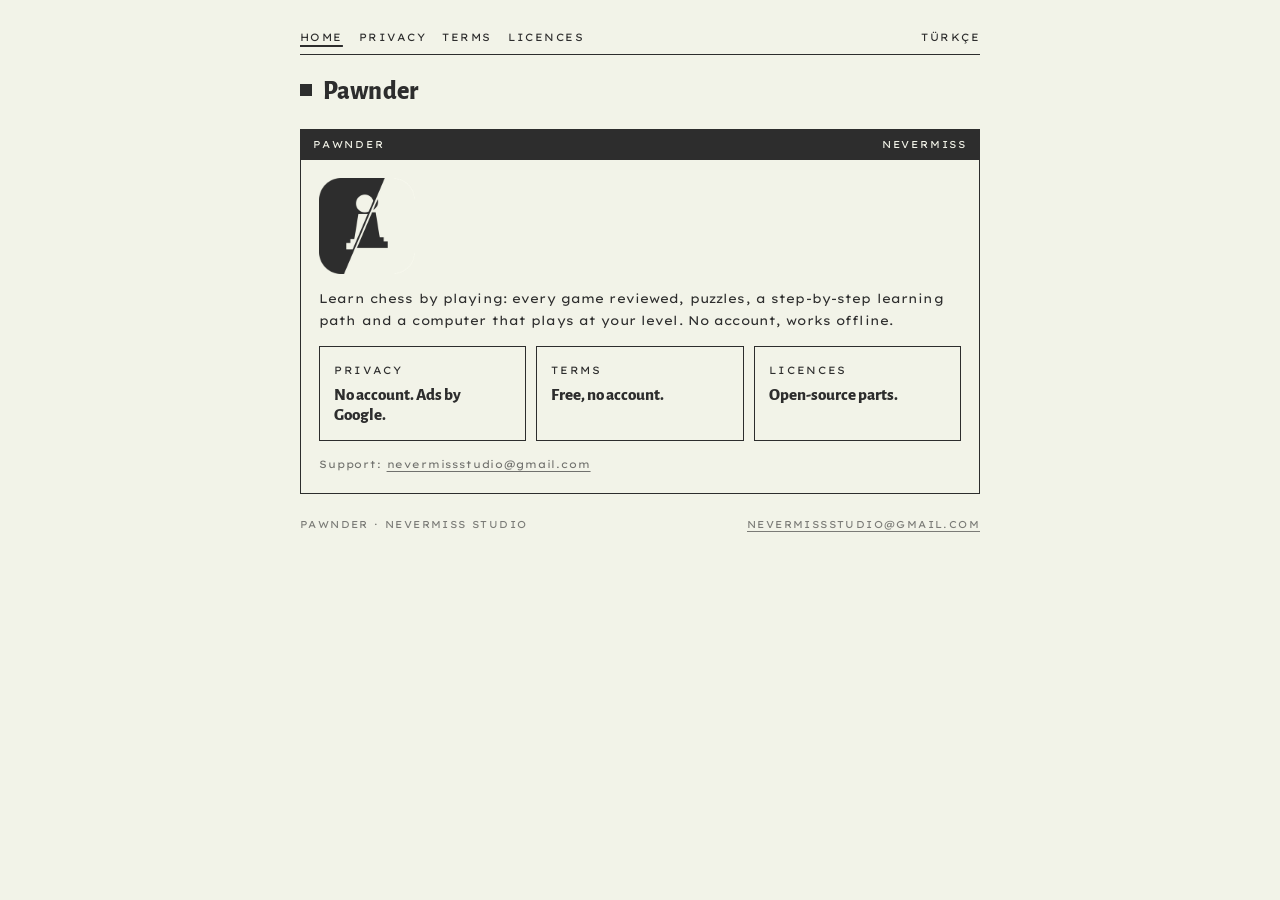
<file: index.html>
<!doctype html>
<html lang="en"><head><meta charset="utf-8"><meta name="viewport" content="width=device-width, initial-scale=1">
<title>Home · Pawnder</title><link rel="icon" href="favicon.png"><link rel="stylesheet" href="style.css"></head>
<body><main>
<nav><a href="index.html" class="cur">Home</a><a href="privacy.html" class="">Privacy</a><a href="terms.html" class="">Terms</a><a href="licenses.html" class="">Licences</a><a class="lang" href="index-tr.html">Türkçe</a></nav>
<div class="say">Pawnder</div>
<div class="win"><div class="bar"><span>Pawnder</span><span>NEVERMISS</span></div><div class="pad"><img class="logo" src="logo.png" alt="Pawnder" width="96" height="96"><p>Learn chess by playing: every game reviewed, puzzles, a step-by-step learning path and a computer that plays at your level. No account, works offline.</p><div class="tiles"><a href="privacy.html">Privacy<span>No account. Ads by Google.</span></a><a href="terms.html">Terms<span>Free, no account.</span></a><a href="licenses.html">Licences<span>Open-source parts.</span></a></div><p class="small">Support: <a href="mailto:nevermissstudio@gmail.com">nevermissstudio@gmail.com</a></p></div></div>
<footer><span>Pawnder · Nevermiss Studio</span><span><a href="mailto:nevermissstudio@gmail.com">nevermissstudio@gmail.com</a></span></footer>
</main></body></html>
</file>
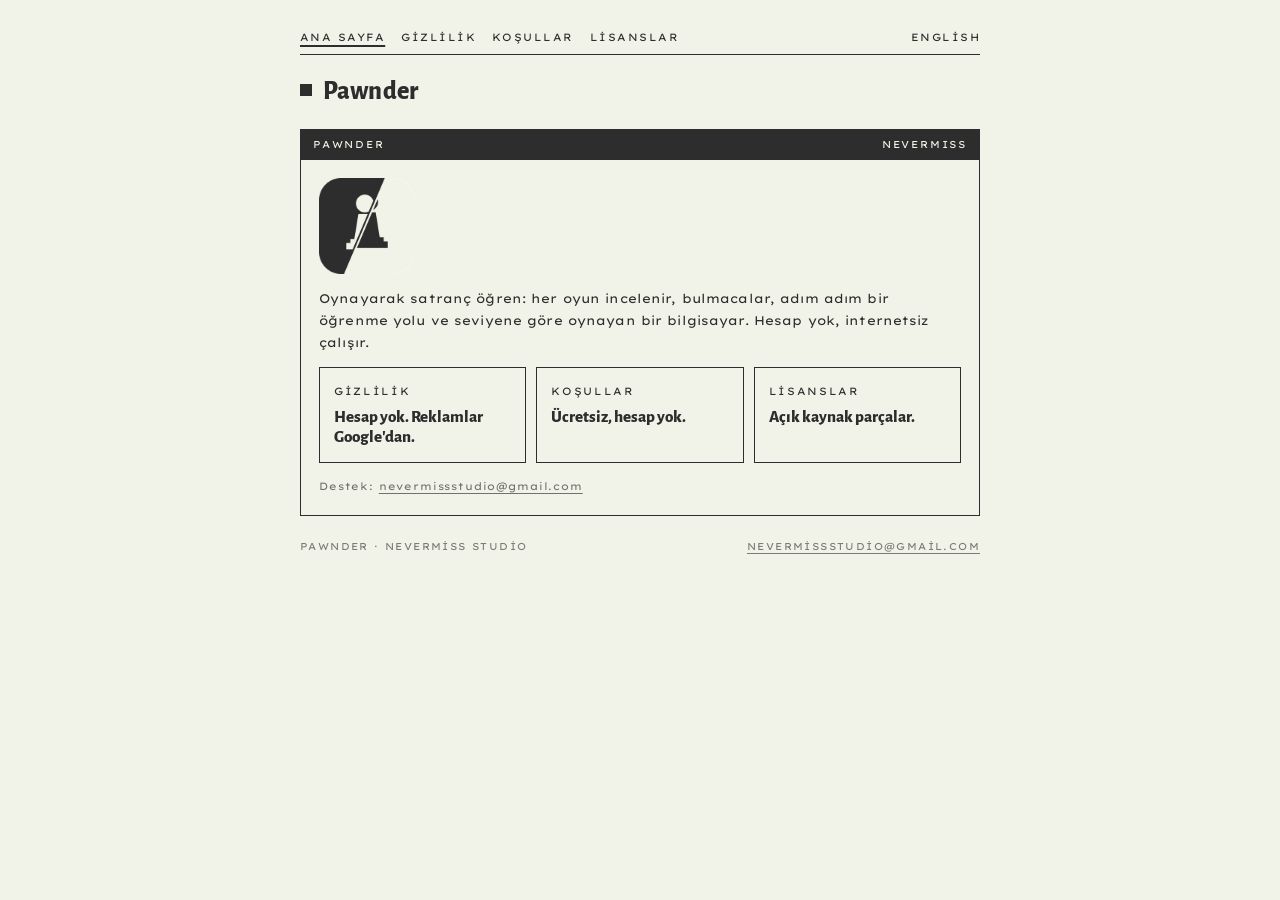
<file: index-tr.html>
<!doctype html>
<html lang="tr"><head><meta charset="utf-8"><meta name="viewport" content="width=device-width, initial-scale=1">
<title>Ana sayfa · Pawnder</title><link rel="icon" href="favicon.png"><link rel="stylesheet" href="style.css"></head>
<body><main>
<nav><a href="index-tr.html" class="cur">Ana sayfa</a><a href="privacy-tr.html" class="">Gizlilik</a><a href="terms-tr.html" class="">Koşullar</a><a href="licenses-tr.html" class="">Lisanslar</a><a class="lang" href="index.html">English</a></nav>
<div class="say">Pawnder</div>
<div class="win"><div class="bar"><span>Pawnder</span><span>NEVERMISS</span></div><div class="pad"><img class="logo" src="logo.png" alt="Pawnder" width="96" height="96"><p>Oynayarak satranç öğren: her oyun incelenir, bulmacalar, adım adım bir öğrenme yolu ve seviyene göre oynayan bir bilgisayar. Hesap yok, internetsiz çalışır.</p><div class="tiles"><a href="privacy-tr.html">Gizlilik<span>Hesap yok. Reklamlar Google'dan.</span></a><a href="terms-tr.html">Koşullar<span>Ücretsiz, hesap yok.</span></a><a href="licenses-tr.html">Lisanslar<span>Açık kaynak parçalar.</span></a></div><p class="small">Destek: <a href="mailto:nevermissstudio@gmail.com">nevermissstudio@gmail.com</a></p></div></div>
<footer><span>Pawnder · Nevermiss Studio</span><span><a href="mailto:nevermissstudio@gmail.com">nevermissstudio@gmail.com</a></span></footer>
</main></body></html>
</file>
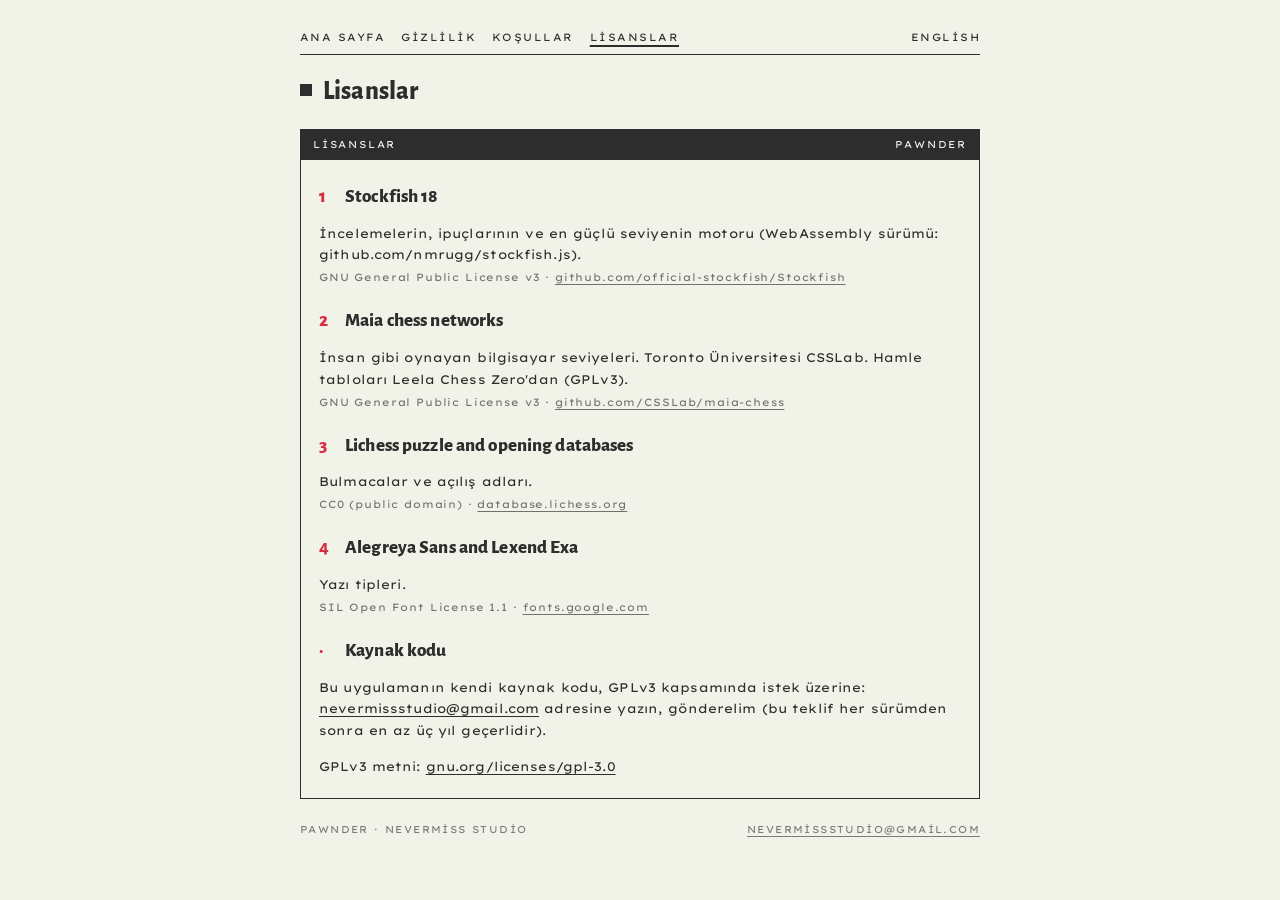
<file: licenses-tr.html>
<!doctype html>
<html lang="tr"><head><meta charset="utf-8"><meta name="viewport" content="width=device-width, initial-scale=1">
<title>Lisanslar · Pawnder</title><link rel="icon" href="favicon.png"><link rel="stylesheet" href="style.css"></head>
<body><main>
<nav><a href="index-tr.html" class="">Ana sayfa</a><a href="privacy-tr.html" class="">Gizlilik</a><a href="terms-tr.html" class="">Koşullar</a><a href="licenses-tr.html" class="cur">Lisanslar</a><a class="lang" href="licenses.html">English</a></nav>
<div class="say">Lisanslar</div>
<div class="win"><div class="bar"><span>Lisanslar</span><span>Pawnder</span></div><div class="pad"><h2><span class="n">1</span>Stockfish 18</h2><p>İncelemelerin, ipuçlarının ve en güçlü seviyenin motoru (WebAssembly sürümü: github.com/nmrugg/stockfish.js).<br><span class="small">GNU General Public License v3 · <a href="https://github.com/official-stockfish/Stockfish">github.com/official-stockfish/Stockfish</a></span></p><h2><span class="n">2</span>Maia chess networks</h2><p>İnsan gibi oynayan bilgisayar seviyeleri. Toronto Üniversitesi CSSLab. Hamle tabloları Leela Chess Zero'dan (GPLv3).<br><span class="small">GNU General Public License v3 · <a href="https://github.com/CSSLab/maia-chess">github.com/CSSLab/maia-chess</a></span></p><h2><span class="n">3</span>Lichess puzzle and opening databases</h2><p>Bulmacalar ve açılış adları.<br><span class="small">CC0 (public domain) · <a href="https://database.lichess.org">database.lichess.org</a></span></p><h2><span class="n">4</span>Alegreya Sans and Lexend Exa</h2><p>Yazı tipleri.<br><span class="small">SIL Open Font License 1.1 · <a href="https://fonts.google.com">fonts.google.com</a></span></p><h2><span class="n">·</span>Kaynak kodu</h2><p>Bu uygulamanın kendi kaynak kodu, GPLv3 kapsamında istek üzerine: <a href="mailto:nevermissstudio@gmail.com">nevermissstudio@gmail.com</a> adresine yazın, gönderelim (bu teklif her sürümden sonra en az üç yıl geçerlidir).</p><p>GPLv3 metni: <a href="https://www.gnu.org/licenses/gpl-3.0.html">gnu.org/licenses/gpl-3.0</a></p></div></div>
<footer><span>Pawnder · Nevermiss Studio</span><span><a href="mailto:nevermissstudio@gmail.com">nevermissstudio@gmail.com</a></span></footer>
</main></body></html>
</file>
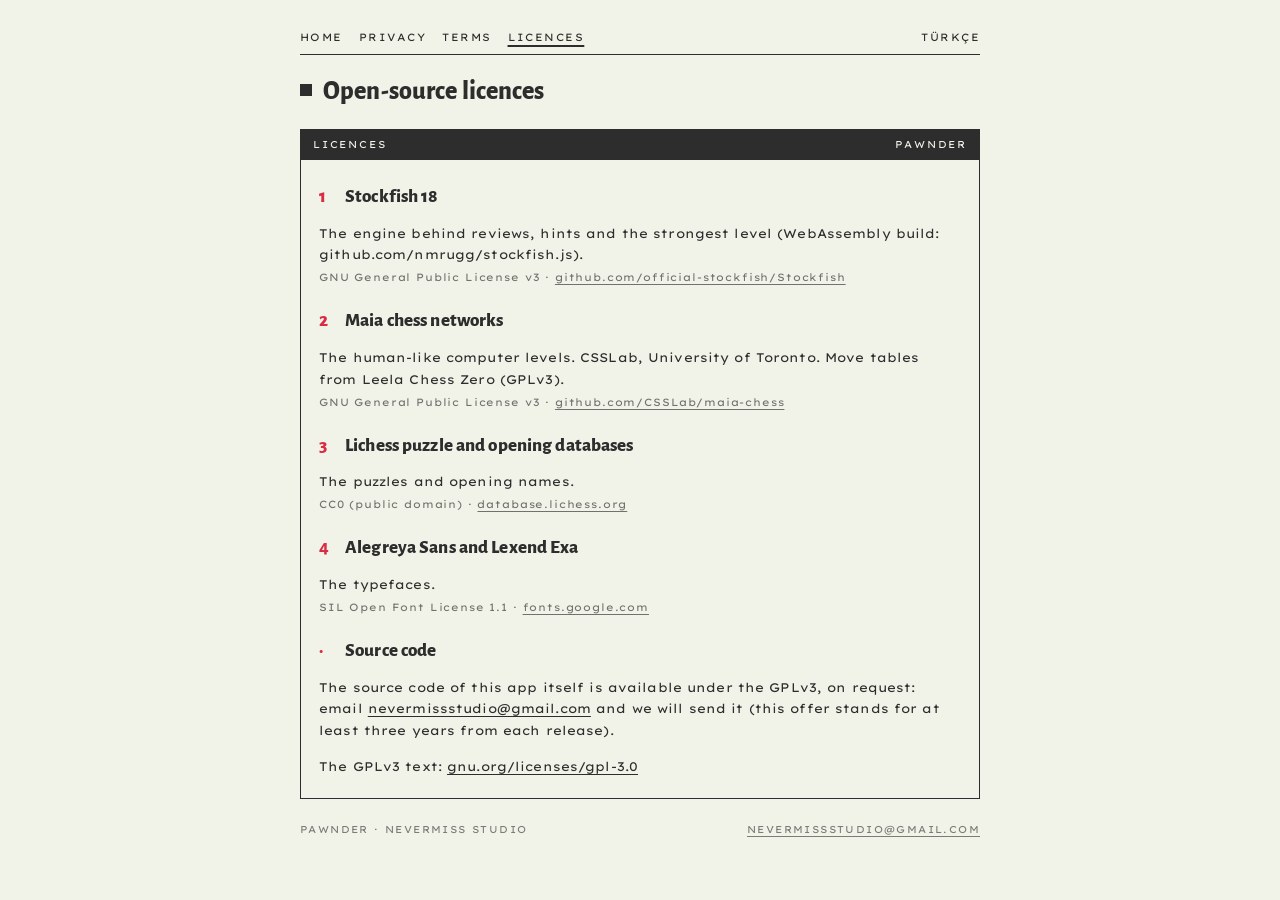
<file: licenses.html>
<!doctype html>
<html lang="en"><head><meta charset="utf-8"><meta name="viewport" content="width=device-width, initial-scale=1">
<title>Open-source licences · Pawnder</title><link rel="icon" href="favicon.png"><link rel="stylesheet" href="style.css"></head>
<body><main>
<nav><a href="index.html" class="">Home</a><a href="privacy.html" class="">Privacy</a><a href="terms.html" class="">Terms</a><a href="licenses.html" class="cur">Licences</a><a class="lang" href="licenses-tr.html">Türkçe</a></nav>
<div class="say">Open-source licences</div>
<div class="win"><div class="bar"><span>Licences</span><span>Pawnder</span></div><div class="pad"><h2><span class="n">1</span>Stockfish 18</h2><p>The engine behind reviews, hints and the strongest level (WebAssembly build: github.com/nmrugg/stockfish.js).<br><span class="small">GNU General Public License v3 · <a href="https://github.com/official-stockfish/Stockfish">github.com/official-stockfish/Stockfish</a></span></p><h2><span class="n">2</span>Maia chess networks</h2><p>The human-like computer levels. CSSLab, University of Toronto. Move tables from Leela Chess Zero (GPLv3).<br><span class="small">GNU General Public License v3 · <a href="https://github.com/CSSLab/maia-chess">github.com/CSSLab/maia-chess</a></span></p><h2><span class="n">3</span>Lichess puzzle and opening databases</h2><p>The puzzles and opening names.<br><span class="small">CC0 (public domain) · <a href="https://database.lichess.org">database.lichess.org</a></span></p><h2><span class="n">4</span>Alegreya Sans and Lexend Exa</h2><p>The typefaces.<br><span class="small">SIL Open Font License 1.1 · <a href="https://fonts.google.com">fonts.google.com</a></span></p><h2><span class="n">·</span>Source code</h2><p>The source code of this app itself is available under the GPLv3, on request: email <a href="mailto:nevermissstudio@gmail.com">nevermissstudio@gmail.com</a> and we will send it (this offer stands for at least three years from each release).</p><p>The GPLv3 text: <a href="https://www.gnu.org/licenses/gpl-3.0.html">gnu.org/licenses/gpl-3.0</a></p></div></div>
<footer><span>Pawnder · Nevermiss Studio</span><span><a href="mailto:nevermissstudio@gmail.com">nevermissstudio@gmail.com</a></span></footer>
</main></body></html>
</file>
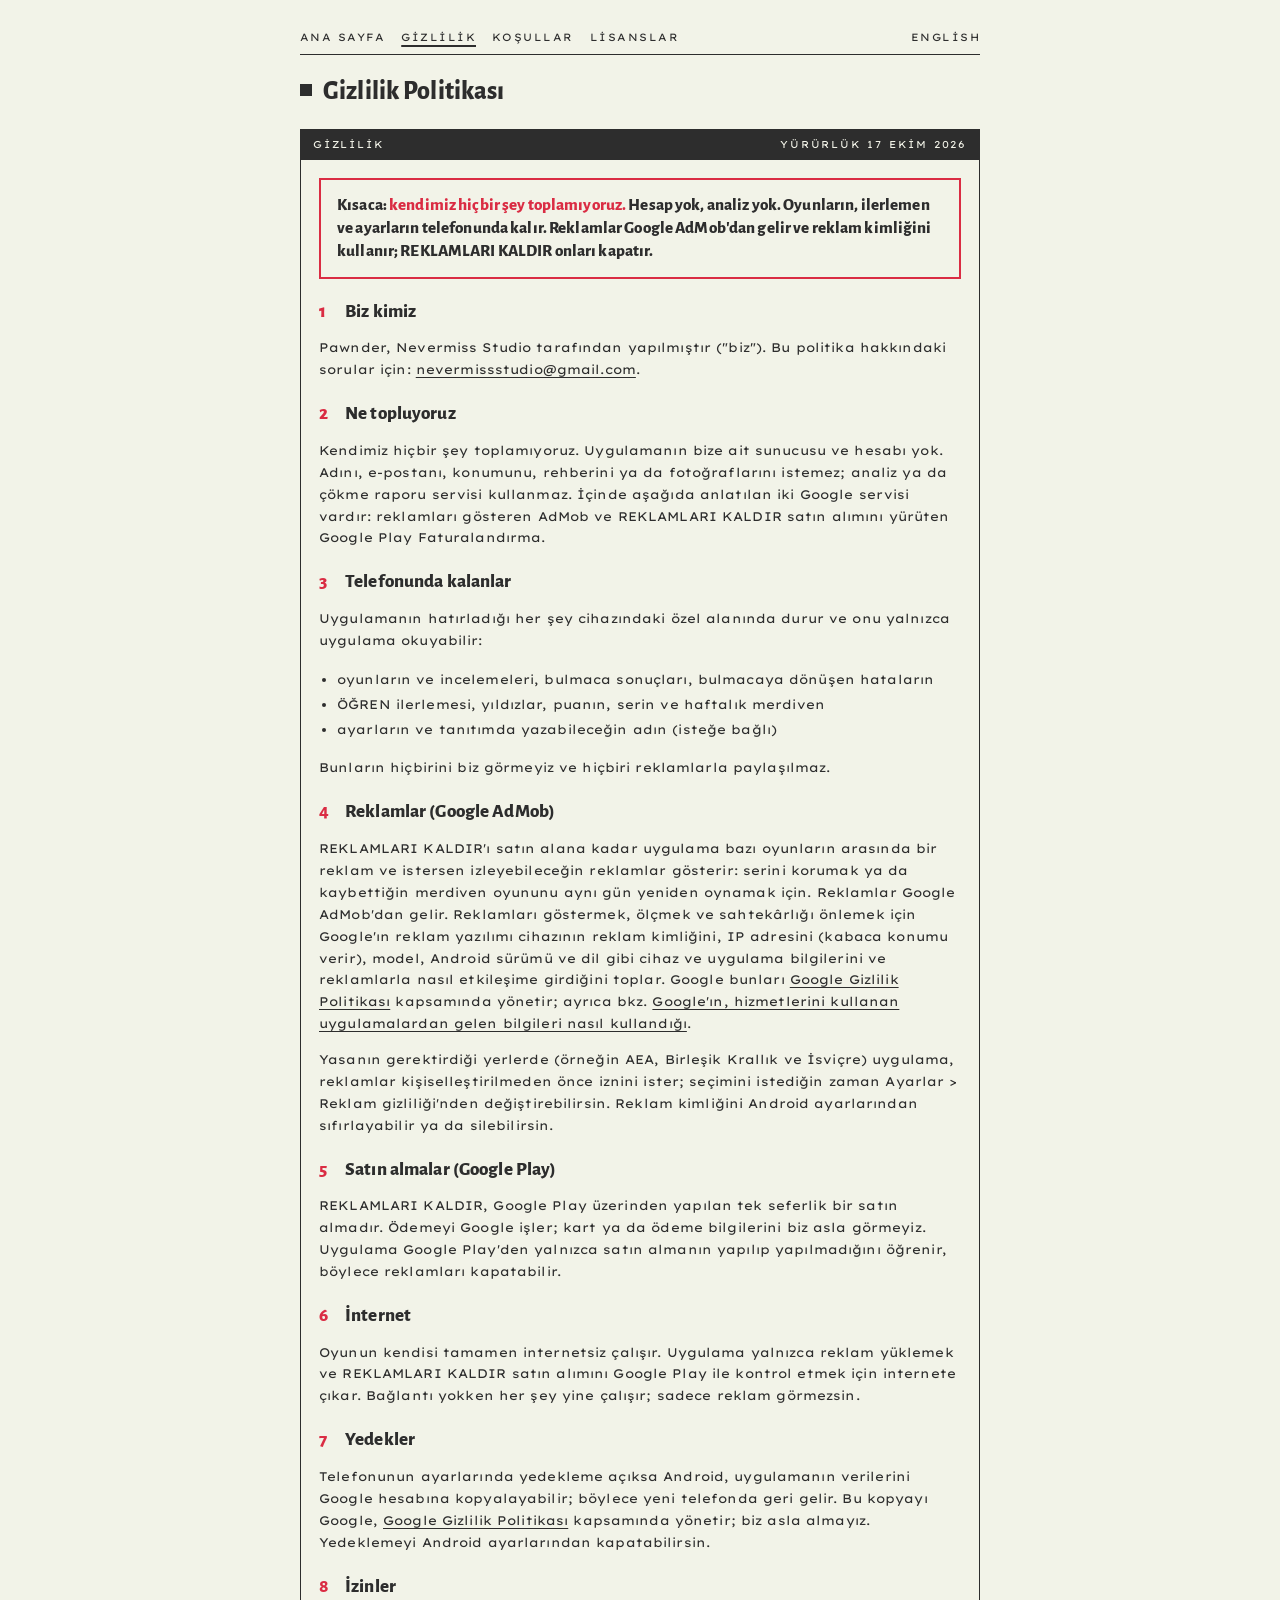
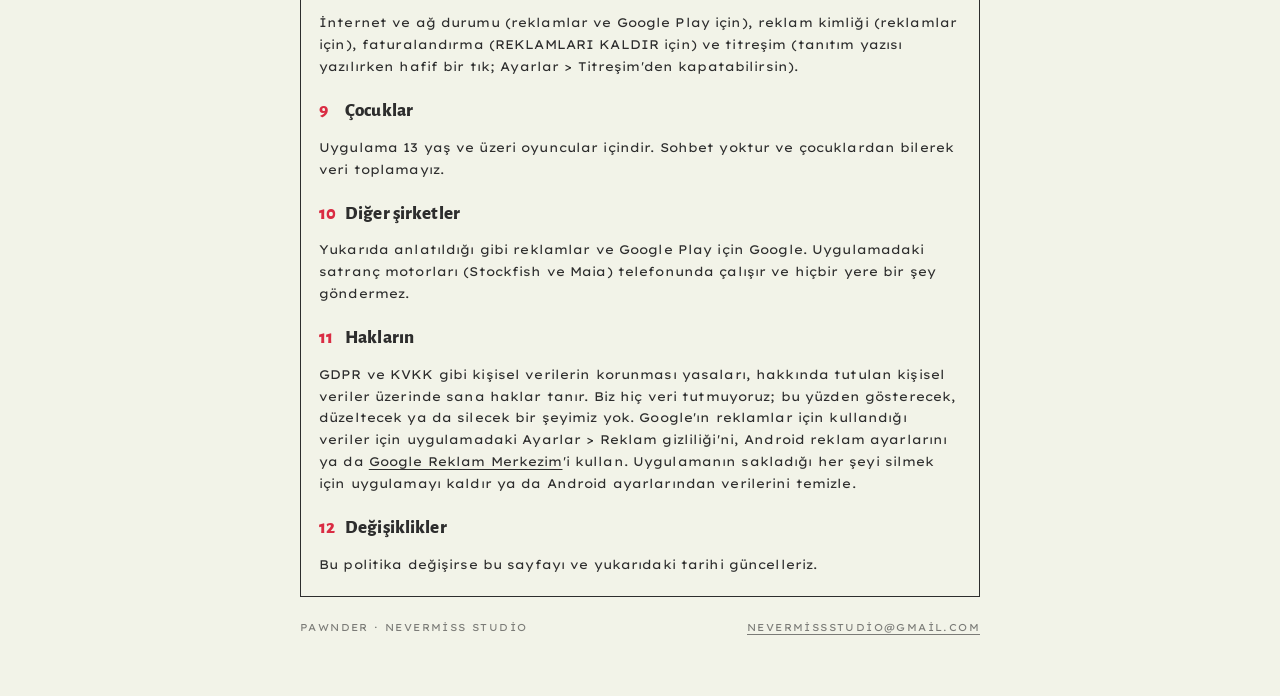
<file: privacy-tr.html>
<!doctype html>
<html lang="tr"><head><meta charset="utf-8"><meta name="viewport" content="width=device-width, initial-scale=1">
<title>Gizlilik Politikası · Pawnder</title><link rel="icon" href="favicon.png"><link rel="stylesheet" href="style.css"></head>
<body><main>
<nav><a href="index-tr.html" class="">Ana sayfa</a><a href="privacy-tr.html" class="cur">Gizlilik</a><a href="terms-tr.html" class="">Koşullar</a><a href="licenses-tr.html" class="">Lisanslar</a><a class="lang" href="privacy.html">English</a></nav>
<div class="say">Gizlilik Politikası</div>
<div class="win"><div class="bar"><span>Gizlilik</span><span>Yürürlük 17 Ekim 2026</span></div><div class="pad"><div class="short">Kısaca: <b>kendimiz hiçbir şey toplamıyoruz.</b> Hesap yok, analiz yok. Oyunların, ilerlemen ve ayarların telefonunda kalır. Reklamlar Google AdMob'dan gelir ve reklam kimliğini kullanır; REKLAMLARI KALDIR onları kapatır.</div><h2><span class="n">1</span>Biz kimiz</h2><p>Pawnder, Nevermiss Studio tarafından yapılmıştır ("biz"). Bu politika hakkındaki sorular için: <a href="mailto:nevermissstudio@gmail.com">nevermissstudio@gmail.com</a>.</p><h2><span class="n">2</span>Ne topluyoruz</h2><p>Kendimiz hiçbir şey toplamıyoruz. Uygulamanın bize ait sunucusu ve hesabı yok. Adını, e-postanı, konumunu, rehberini ya da fotoğraflarını istemez; analiz ya da çökme raporu servisi kullanmaz. İçinde aşağıda anlatılan iki Google servisi vardır: reklamları gösteren AdMob ve REKLAMLARI KALDIR satın alımını yürüten Google Play Faturalandırma.</p><h2><span class="n">3</span>Telefonunda kalanlar</h2><p>Uygulamanın hatırladığı her şey cihazındaki özel alanında durur ve onu yalnızca uygulama okuyabilir:</p><ul><li>oyunların ve incelemeleri, bulmaca sonuçları, bulmacaya dönüşen hataların</li><li>ÖĞREN ilerlemesi, yıldızlar, puanın, serin ve haftalık merdiven</li><li>ayarların ve tanıtımda yazabileceğin adın (isteğe bağlı)</li></ul><p>Bunların hiçbirini biz görmeyiz ve hiçbiri reklamlarla paylaşılmaz.</p><h2><span class="n">4</span>Reklamlar (Google AdMob)</h2><p>REKLAMLARI KALDIR'ı satın alana kadar uygulama bazı oyunların arasında bir reklam ve istersen izleyebileceğin reklamlar gösterir: serini korumak ya da kaybettiğin merdiven oyununu aynı gün yeniden oynamak için. Reklamlar Google AdMob'dan gelir. Reklamları göstermek, ölçmek ve sahtekârlığı önlemek için Google'ın reklam yazılımı cihazının reklam kimliğini, IP adresini (kabaca konumu verir), model, Android sürümü ve dil gibi cihaz ve uygulama bilgilerini ve reklamlarla nasıl etkileşime girdiğini toplar. Google bunları <a href="https://policies.google.com/privacy">Google Gizlilik Politikası</a> kapsamında yönetir; ayrıca bkz. <a href="https://policies.google.com/technologies/partner-sites">Google'ın, hizmetlerini kullanan uygulamalardan gelen bilgileri nasıl kullandığı</a>.</p><p>Yasanın gerektirdiği yerlerde (örneğin AEA, Birleşik Krallık ve İsviçre) uygulama, reklamlar kişiselleştirilmeden önce iznini ister; seçimini istediğin zaman Ayarlar &gt; Reklam gizliliği'nden değiştirebilirsin. Reklam kimliğini Android ayarlarından sıfırlayabilir ya da silebilirsin.</p><h2><span class="n">5</span>Satın almalar (Google Play)</h2><p>REKLAMLARI KALDIR, Google Play üzerinden yapılan tek seferlik bir satın almadır. Ödemeyi Google işler; kart ya da ödeme bilgilerini biz asla görmeyiz. Uygulama Google Play'den yalnızca satın almanın yapılıp yapılmadığını öğrenir, böylece reklamları kapatabilir.</p><h2><span class="n">6</span>İnternet</h2><p>Oyunun kendisi tamamen internetsiz çalışır. Uygulama yalnızca reklam yüklemek ve REKLAMLARI KALDIR satın alımını Google Play ile kontrol etmek için internete çıkar. Bağlantı yokken her şey yine çalışır; sadece reklam görmezsin.</p><h2><span class="n">7</span>Yedekler</h2><p>Telefonunun ayarlarında yedekleme açıksa Android, uygulamanın verilerini Google hesabına kopyalayabilir; böylece yeni telefonda geri gelir. Bu kopyayı Google, <a href="https://policies.google.com/privacy">Google Gizlilik Politikası</a> kapsamında yönetir; biz asla almayız. Yedeklemeyi Android ayarlarından kapatabilirsin.</p><h2><span class="n">8</span>İzinler</h2><p>İnternet ve ağ durumu (reklamlar ve Google Play için), reklam kimliği (reklamlar için), faturalandırma (REKLAMLARI KALDIR için) ve titreşim (tanıtım yazısı yazılırken hafif bir tık; Ayarlar &gt; Titreşim'den kapatabilirsin).</p><h2><span class="n">9</span>Çocuklar</h2><p>Uygulama 13 yaş ve üzeri oyuncular içindir. Sohbet yoktur ve çocuklardan bilerek veri toplamayız.</p><h2><span class="n">10</span>Diğer şirketler</h2><p>Yukarıda anlatıldığı gibi reklamlar ve Google Play için Google. Uygulamadaki satranç motorları (Stockfish ve Maia) telefonunda çalışır ve hiçbir yere bir şey göndermez.</p><h2><span class="n">11</span>Hakların</h2><p>GDPR ve KVKK gibi kişisel verilerin korunması yasaları, hakkında tutulan kişisel veriler üzerinde sana haklar tanır. Biz hiç veri tutmuyoruz; bu yüzden gösterecek, düzeltecek ya da silecek bir şeyimiz yok. Google'ın reklamlar için kullandığı veriler için uygulamadaki Ayarlar &gt; Reklam gizliliği'ni, Android reklam ayarlarını ya da <a href="https://myadcenter.google.com">Google Reklam Merkezim</a>'i kullan. Uygulamanın sakladığı her şeyi silmek için uygulamayı kaldır ya da Android ayarlarından verilerini temizle.</p><h2><span class="n">12</span>Değişiklikler</h2><p>Bu politika değişirse bu sayfayı ve yukarıdaki tarihi güncelleriz.</p></div></div>
<footer><span>Pawnder · Nevermiss Studio</span><span><a href="mailto:nevermissstudio@gmail.com">nevermissstudio@gmail.com</a></span></footer>
</main></body></html>
</file>
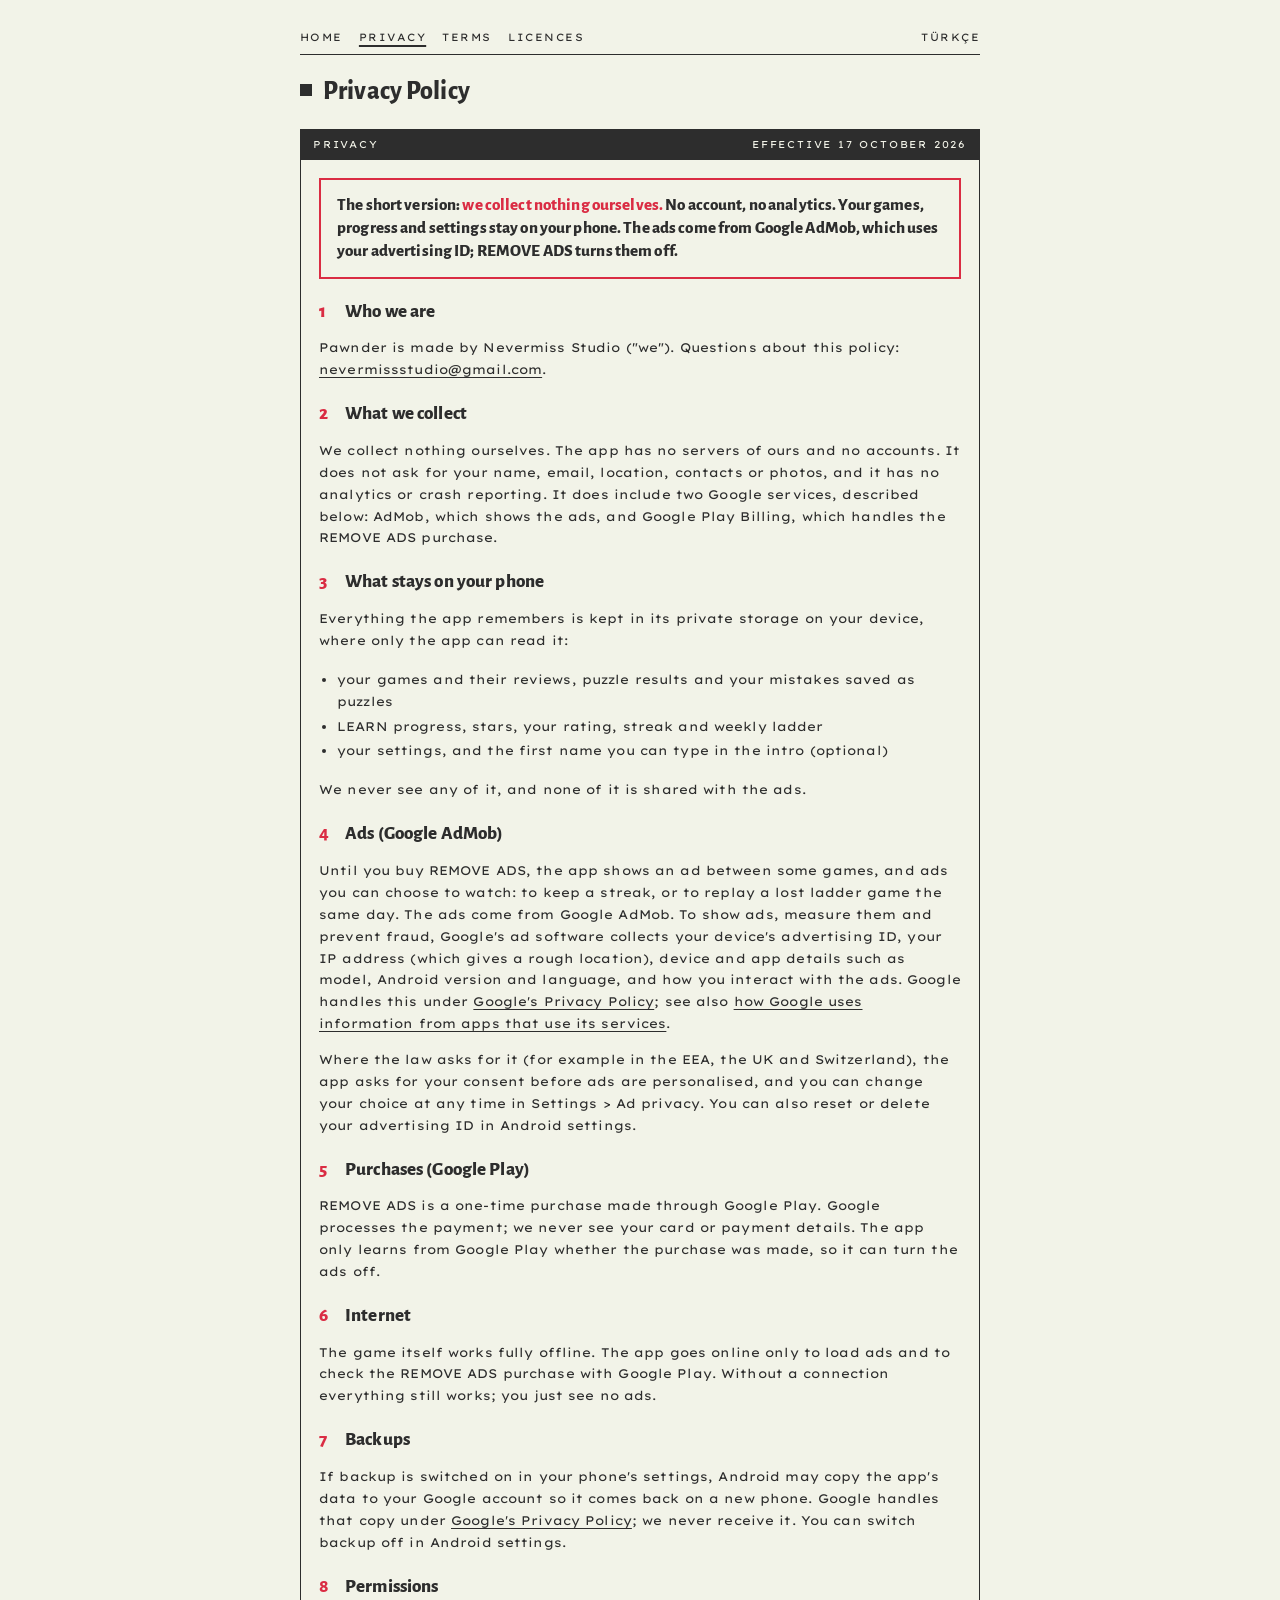
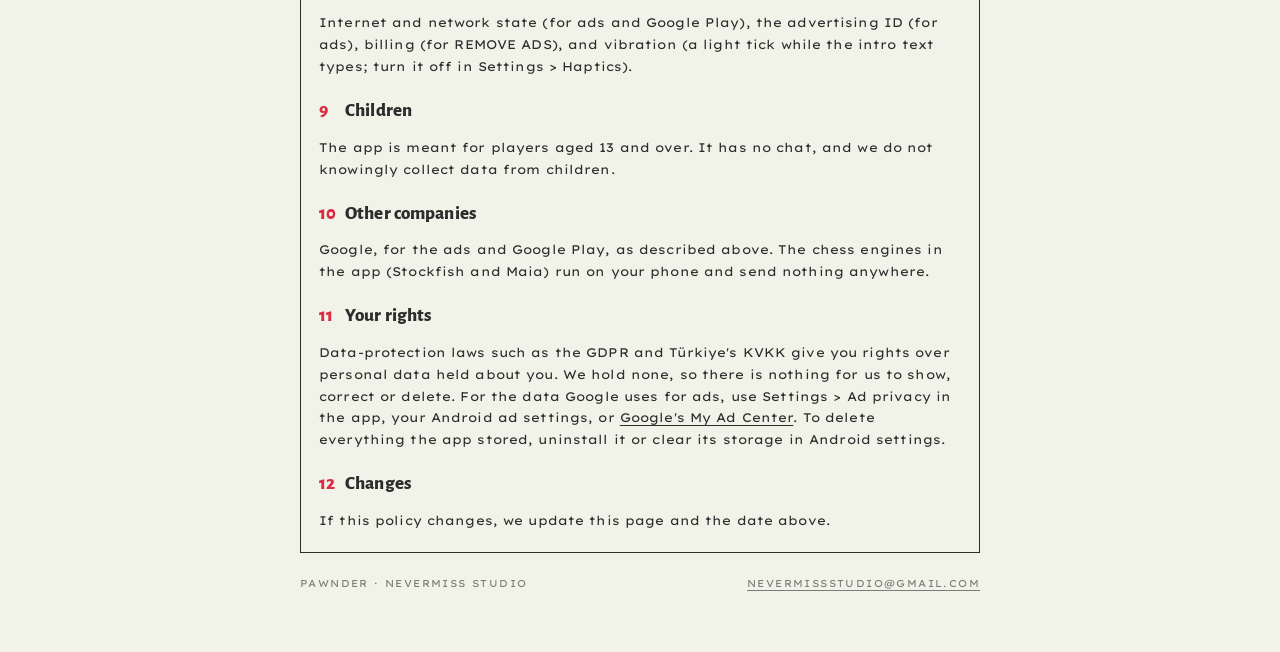
<file: privacy.html>
<!doctype html>
<html lang="en"><head><meta charset="utf-8"><meta name="viewport" content="width=device-width, initial-scale=1">
<title>Privacy Policy · Pawnder</title><link rel="icon" href="favicon.png"><link rel="stylesheet" href="style.css"></head>
<body><main>
<nav><a href="index.html" class="">Home</a><a href="privacy.html" class="cur">Privacy</a><a href="terms.html" class="">Terms</a><a href="licenses.html" class="">Licences</a><a class="lang" href="privacy-tr.html">Türkçe</a></nav>
<div class="say">Privacy Policy</div>
<div class="win"><div class="bar"><span>Privacy</span><span>Effective 17 October 2026</span></div><div class="pad"><div class="short">The short version: <b>we collect nothing ourselves.</b> No account, no analytics. Your games, progress and settings stay on your phone. The ads come from Google AdMob, which uses your advertising ID; REMOVE ADS turns them off.</div><h2><span class="n">1</span>Who we are</h2><p>Pawnder is made by Nevermiss Studio ("we"). Questions about this policy: <a href="mailto:nevermissstudio@gmail.com">nevermissstudio@gmail.com</a>.</p><h2><span class="n">2</span>What we collect</h2><p>We collect nothing ourselves. The app has no servers of ours and no accounts. It does not ask for your name, email, location, contacts or photos, and it has no analytics or crash reporting. It does include two Google services, described below: AdMob, which shows the ads, and Google Play Billing, which handles the REMOVE ADS purchase.</p><h2><span class="n">3</span>What stays on your phone</h2><p>Everything the app remembers is kept in its private storage on your device, where only the app can read it:</p><ul><li>your games and their reviews, puzzle results and your mistakes saved as puzzles</li><li>LEARN progress, stars, your rating, streak and weekly ladder</li><li>your settings, and the first name you can type in the intro (optional)</li></ul><p>We never see any of it, and none of it is shared with the ads.</p><h2><span class="n">4</span>Ads (Google AdMob)</h2><p>Until you buy REMOVE ADS, the app shows an ad between some games, and ads you can choose to watch: to keep a streak, or to replay a lost ladder game the same day. The ads come from Google AdMob. To show ads, measure them and prevent fraud, Google's ad software collects your device's advertising ID, your IP address (which gives a rough location), device and app details such as model, Android version and language, and how you interact with the ads. Google handles this under <a href="https://policies.google.com/privacy">Google's Privacy Policy</a>; see also <a href="https://policies.google.com/technologies/partner-sites">how Google uses information from apps that use its services</a>.</p><p>Where the law asks for it (for example in the EEA, the UK and Switzerland), the app asks for your consent before ads are personalised, and you can change your choice at any time in Settings &gt; Ad privacy. You can also reset or delete your advertising ID in Android settings.</p><h2><span class="n">5</span>Purchases (Google Play)</h2><p>REMOVE ADS is a one-time purchase made through Google Play. Google processes the payment; we never see your card or payment details. The app only learns from Google Play whether the purchase was made, so it can turn the ads off.</p><h2><span class="n">6</span>Internet</h2><p>The game itself works fully offline. The app goes online only to load ads and to check the REMOVE ADS purchase with Google Play. Without a connection everything still works; you just see no ads.</p><h2><span class="n">7</span>Backups</h2><p>If backup is switched on in your phone's settings, Android may copy the app's data to your Google account so it comes back on a new phone. Google handles that copy under <a href="https://policies.google.com/privacy">Google's Privacy Policy</a>; we never receive it. You can switch backup off in Android settings.</p><h2><span class="n">8</span>Permissions</h2><p>Internet and network state (for ads and Google Play), the advertising ID (for ads), billing (for REMOVE ADS), and vibration (a light tick while the intro text types; turn it off in Settings &gt; Haptics).</p><h2><span class="n">9</span>Children</h2><p>The app is meant for players aged 13 and over. It has no chat, and we do not knowingly collect data from children.</p><h2><span class="n">10</span>Other companies</h2><p>Google, for the ads and Google Play, as described above. The chess engines in the app (Stockfish and Maia) run on your phone and send nothing anywhere.</p><h2><span class="n">11</span>Your rights</h2><p>Data-protection laws such as the GDPR and Türkiye's KVKK give you rights over personal data held about you. We hold none, so there is nothing for us to show, correct or delete. For the data Google uses for ads, use Settings &gt; Ad privacy in the app, your Android ad settings, or <a href="https://myadcenter.google.com">Google's My Ad Center</a>. To delete everything the app stored, uninstall it or clear its storage in Android settings.</p><h2><span class="n">12</span>Changes</h2><p>If this policy changes, we update this page and the date above.</p></div></div>
<footer><span>Pawnder · Nevermiss Studio</span><span><a href="mailto:nevermissstudio@gmail.com">nevermissstudio@gmail.com</a></span></footer>
</main></body></html>
</file>
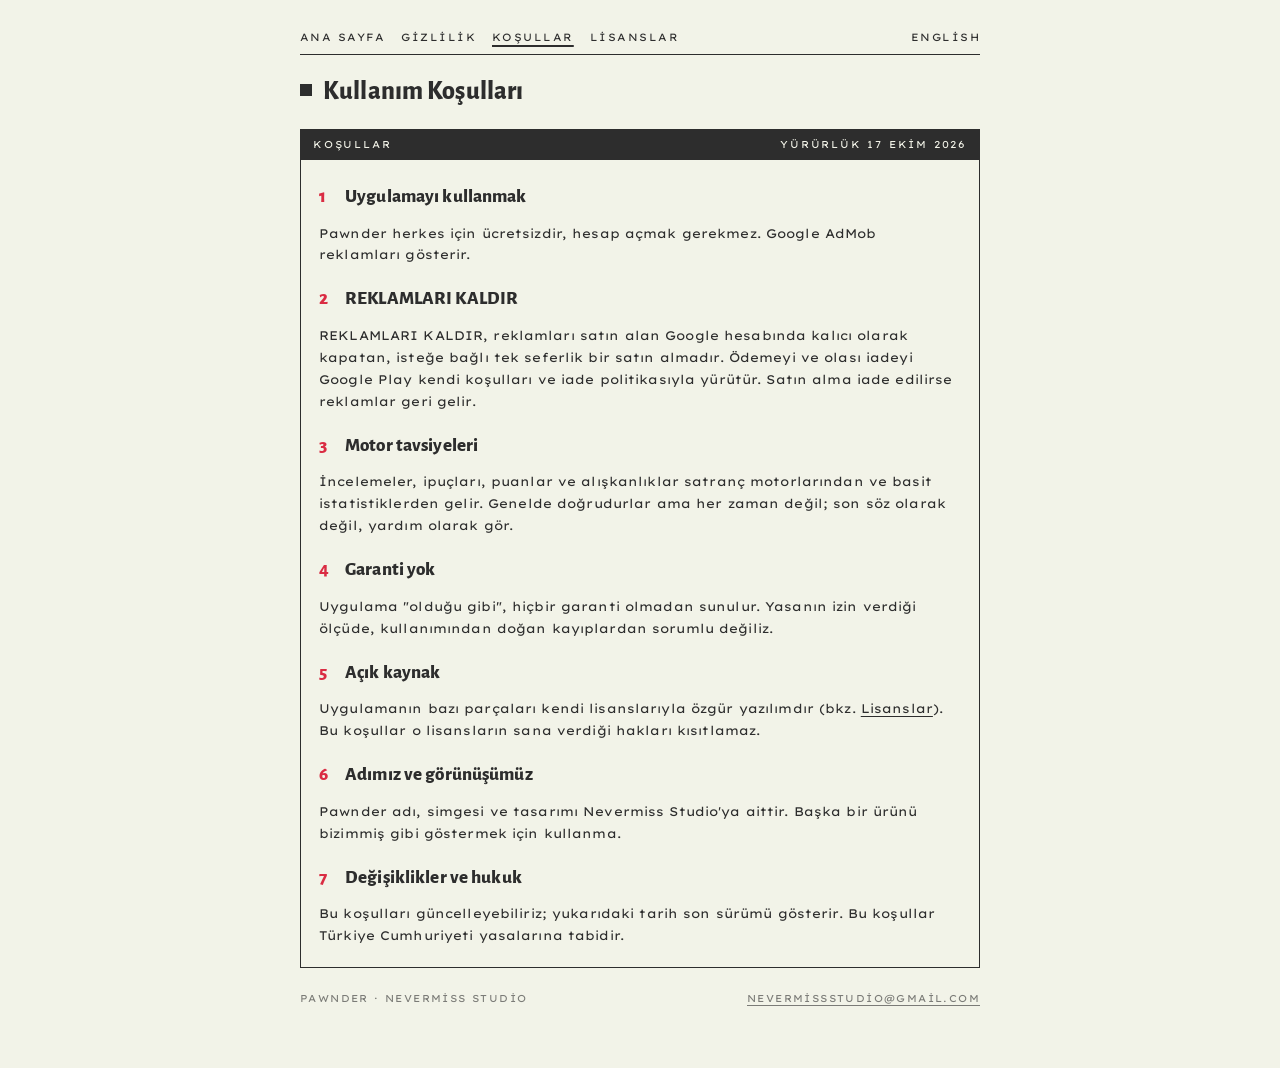
<file: terms-tr.html>
<!doctype html>
<html lang="tr"><head><meta charset="utf-8"><meta name="viewport" content="width=device-width, initial-scale=1">
<title>Kullanım Koşulları · Pawnder</title><link rel="icon" href="favicon.png"><link rel="stylesheet" href="style.css"></head>
<body><main>
<nav><a href="index-tr.html" class="">Ana sayfa</a><a href="privacy-tr.html" class="">Gizlilik</a><a href="terms-tr.html" class="cur">Koşullar</a><a href="licenses-tr.html" class="">Lisanslar</a><a class="lang" href="terms.html">English</a></nav>
<div class="say">Kullanım Koşulları</div>
<div class="win"><div class="bar"><span>Koşullar</span><span>Yürürlük 17 Ekim 2026</span></div><div class="pad"><h2><span class="n">1</span>Uygulamayı kullanmak</h2><p>Pawnder herkes için ücretsizdir, hesap açmak gerekmez. Google AdMob reklamları gösterir.</p><h2><span class="n">2</span>REKLAMLARI KALDIR</h2><p>REKLAMLARI KALDIR, reklamları satın alan Google hesabında kalıcı olarak kapatan, isteğe bağlı tek seferlik bir satın almadır. Ödemeyi ve olası iadeyi Google Play kendi koşulları ve iade politikasıyla yürütür. Satın alma iade edilirse reklamlar geri gelir.</p><h2><span class="n">3</span>Motor tavsiyeleri</h2><p>İncelemeler, ipuçları, puanlar ve alışkanlıklar satranç motorlarından ve basit istatistiklerden gelir. Genelde doğrudurlar ama her zaman değil; son söz olarak değil, yardım olarak gör.</p><h2><span class="n">4</span>Garanti yok</h2><p>Uygulama "olduğu gibi", hiçbir garanti olmadan sunulur. Yasanın izin verdiği ölçüde, kullanımından doğan kayıplardan sorumlu değiliz.</p><h2><span class="n">5</span>Açık kaynak</h2><p>Uygulamanın bazı parçaları kendi lisanslarıyla özgür yazılımdır (bkz. <a href="licenses-tr.html">Lisanslar</a>). Bu koşullar o lisansların sana verdiği hakları kısıtlamaz.</p><h2><span class="n">6</span>Adımız ve görünüşümüz</h2><p>Pawnder adı, simgesi ve tasarımı Nevermiss Studio'ya aittir. Başka bir ürünü bizimmiş gibi göstermek için kullanma.</p><h2><span class="n">7</span>Değişiklikler ve hukuk</h2><p>Bu koşulları güncelleyebiliriz; yukarıdaki tarih son sürümü gösterir. Bu koşullar Türkiye Cumhuriyeti yasalarına tabidir.</p></div></div>
<footer><span>Pawnder · Nevermiss Studio</span><span><a href="mailto:nevermissstudio@gmail.com">nevermissstudio@gmail.com</a></span></footer>
</main></body></html>
</file>
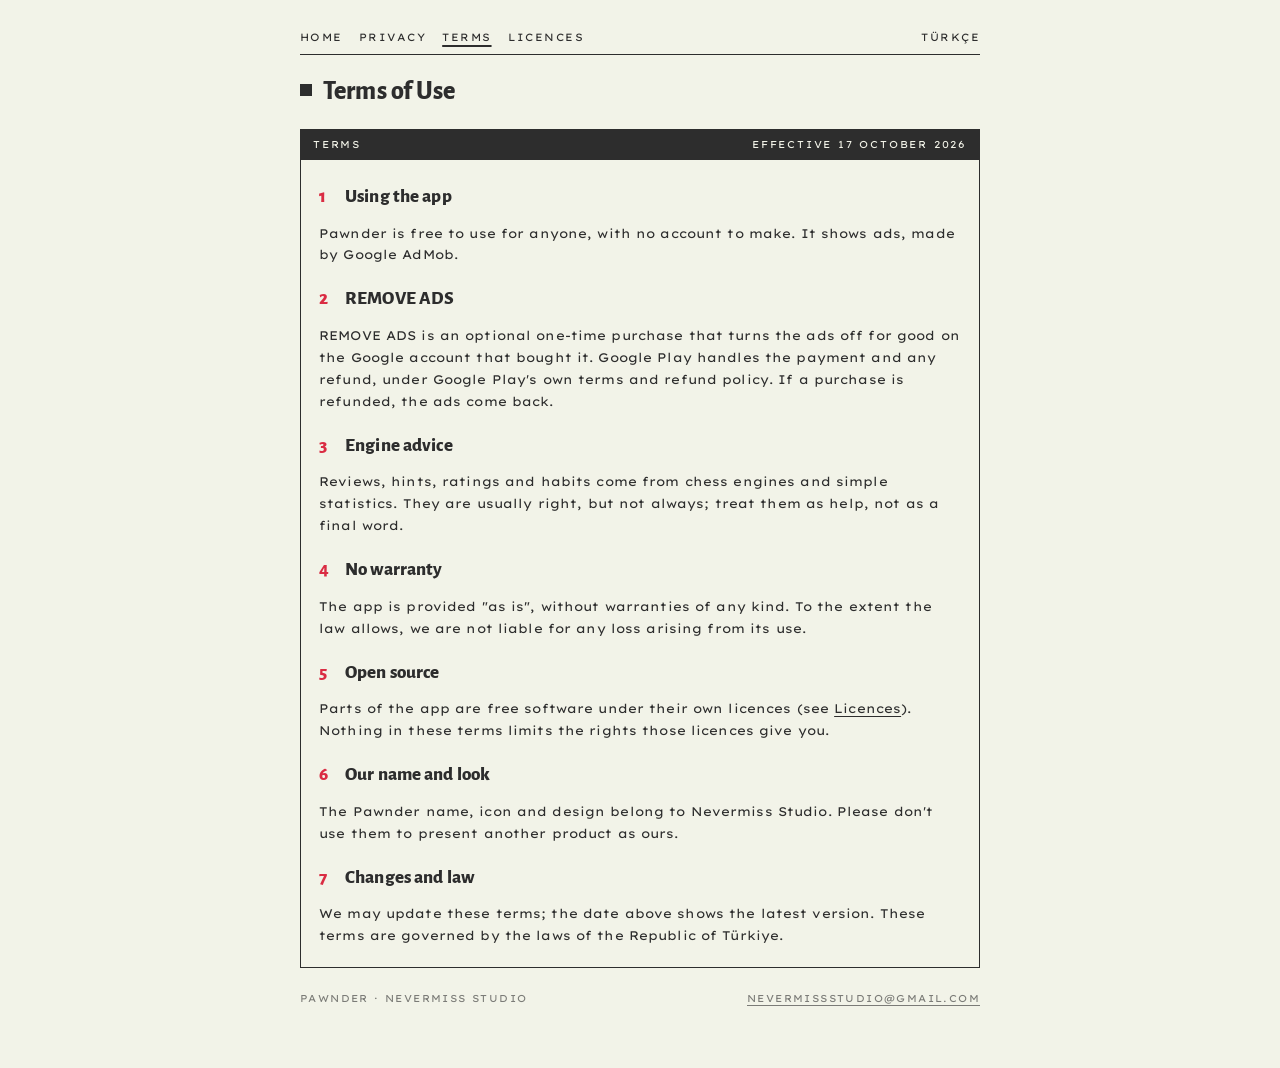
<file: terms.html>
<!doctype html>
<html lang="en"><head><meta charset="utf-8"><meta name="viewport" content="width=device-width, initial-scale=1">
<title>Terms of Use · Pawnder</title><link rel="icon" href="favicon.png"><link rel="stylesheet" href="style.css"></head>
<body><main>
<nav><a href="index.html" class="">Home</a><a href="privacy.html" class="">Privacy</a><a href="terms.html" class="cur">Terms</a><a href="licenses.html" class="">Licences</a><a class="lang" href="terms-tr.html">Türkçe</a></nav>
<div class="say">Terms of Use</div>
<div class="win"><div class="bar"><span>Terms</span><span>Effective 17 October 2026</span></div><div class="pad"><h2><span class="n">1</span>Using the app</h2><p>Pawnder is free to use for anyone, with no account to make. It shows ads, made by Google AdMob.</p><h2><span class="n">2</span>REMOVE ADS</h2><p>REMOVE ADS is an optional one-time purchase that turns the ads off for good on the Google account that bought it. Google Play handles the payment and any refund, under Google Play's own terms and refund policy. If a purchase is refunded, the ads come back.</p><h2><span class="n">3</span>Engine advice</h2><p>Reviews, hints, ratings and habits come from chess engines and simple statistics. They are usually right, but not always; treat them as help, not as a final word.</p><h2><span class="n">4</span>No warranty</h2><p>The app is provided "as is", without warranties of any kind. To the extent the law allows, we are not liable for any loss arising from its use.</p><h2><span class="n">5</span>Open source</h2><p>Parts of the app are free software under their own licences (see <a href="licenses.html">Licences</a>). Nothing in these terms limits the rights those licences give you.</p><h2><span class="n">6</span>Our name and look</h2><p>The Pawnder name, icon and design belong to Nevermiss Studio. Please don't use them to present another product as ours.</p><h2><span class="n">7</span>Changes and law</h2><p>We may update these terms; the date above shows the latest version. These terms are governed by the laws of the Republic of Türkiye.</p></div></div>
<footer><span>Pawnder · Nevermiss Studio</span><span><a href="mailto:nevermissstudio@gmail.com">nevermissstudio@gmail.com</a></span></footer>
</main></body></html>
</file>
<file: style.css>
@import url(fonts/fonts.css);
:root { --ink: #2d2d2d; --paper: #f2f3e8; --hot: #da2c43; --line: 1.5px; }
* { box-sizing: border-box; margin: 0; padding: 0; }
html { background: var(--paper); color: var(--ink); }
body { font: 400 12.5px/1.75 'Lexend Exa', sans-serif; letter-spacing: .01em; padding: 28px 16px 60px; }
main { max-width: 680px; margin: 0 auto; display: flex; flex-direction: column; gap: 22px; }
nav { display: flex; gap: 16px; flex-wrap: wrap; align-items: flex-end; padding-bottom: 8px; border-bottom: var(--line) solid var(--ink); font-size: 10.5px; letter-spacing: .14em; text-transform: uppercase; }
nav a { color: inherit; text-decoration: none; }
nav a.cur { text-decoration: underline; text-underline-offset: 4px; text-decoration-thickness: 1.5px; }
nav .lang { margin-left: auto; }
.say { font: 800 26px/1.15 'Alegreya Sans', sans-serif; }
.say::before { content: ''; display: inline-block; width: 12px; height: 12px; background: var(--ink); margin-right: 11px; vertical-align: 3px; }
.win { border: var(--line) solid var(--ink); }
.bar { background: var(--ink); color: var(--paper); font-size: 10px; letter-spacing: .18em; text-transform: uppercase; display: flex; justify-content: space-between; padding: 6px 12px; }
.pad { padding: 18px 18px 20px; display: flex; flex-direction: column; gap: 14px; }
h2 { font: 800 19px/1.2 'Alegreya Sans', sans-serif; margin-top: 8px; }
h2 .n { display: inline-block; min-width: 26px; color: var(--hot); }
ul { padding-left: 18px; } li { margin: 3px 0; }
a { color: var(--ink); text-underline-offset: 3px; }
.short { border: 2px solid var(--hot); padding: 14px 16px; font: 800 17px/1.35 'Alegreya Sans', sans-serif; }
.short b { color: var(--hot); }
.logo { width: 96px; height: 96px; display: block; }
.small { font-size: 10.5px; opacity: .65; letter-spacing: .08em; }
footer { font-size: 10px; letter-spacing: .14em; text-transform: uppercase; opacity: .6; display: flex; justify-content: space-between; flex-wrap: wrap; gap: 8px; }
.tiles { display: grid; grid-template-columns: repeat(auto-fit, minmax(150px, 1fr)); gap: 10px; }
.tiles a { border: var(--line) solid var(--ink); padding: 14px; text-decoration: none; font-size: 10.5px; letter-spacing: .16em; text-transform: uppercase; display: flex; flex-direction: column; gap: 6px; }
.tiles a span { font: 800 17px/1.2 'Alegreya Sans', sans-serif; letter-spacing: 0; text-transform: none; }
.tiles a:active { background: var(--ink); color: var(--paper); }
</file>
